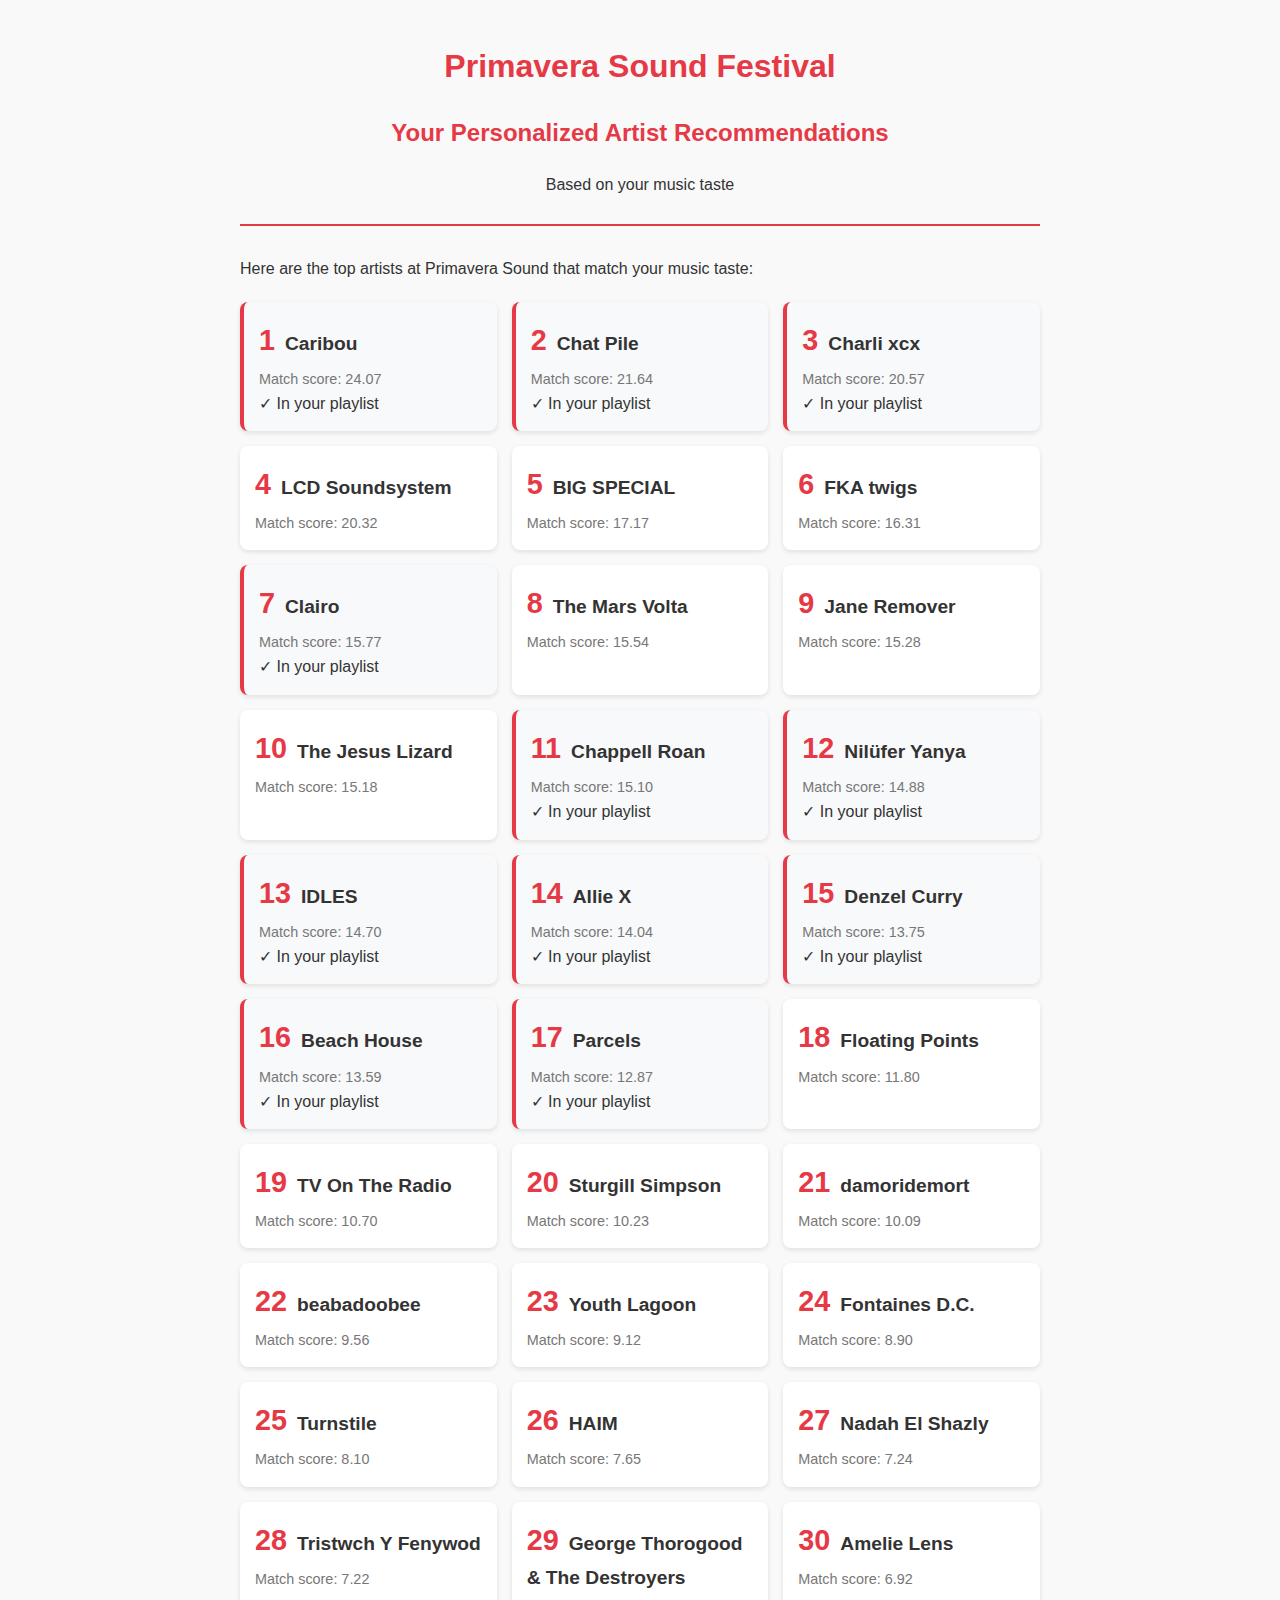
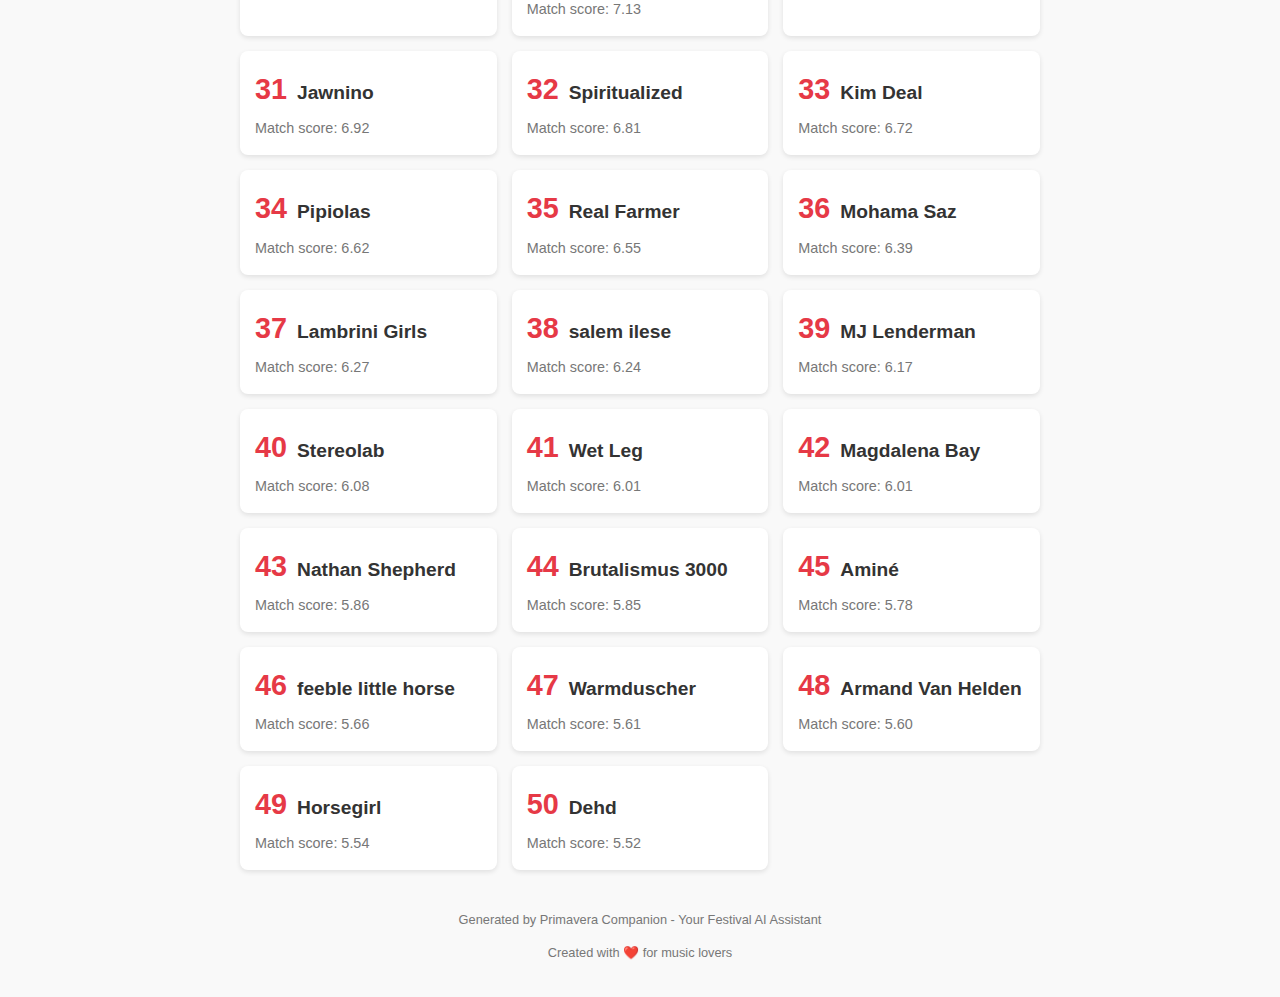
<file: results/recommendations.html>
<!DOCTYPE html>
    <html lang="en">
    <head>
        <meta charset="UTF-8">
        <meta name="viewport" content="width=device-width, initial-scale=1.0">
        <title>Primavera Sound Recommendations</title>
        <style>
            body {
                font-family: 'Segoe UI', Tahoma, Geneva, Verdana, sans-serif;
                line-height: 1.6;
                color: #333;
                max-width: 800px;
                margin: 0 auto;
                padding: 20px;
                background-color: #f9f9f9;
            }
            h1, h2 {
                color: #e63946;
            }
            .header {
                text-align: center;
                margin-bottom: 30px;
                border-bottom: 2px solid #e63946;
                padding-bottom: 10px;
            }
            .artist-container {
                display: grid;
                grid-template-columns: repeat(auto-fill, minmax(250px, 1fr));
                gap: 15px;
                margin-top: 20px;
            }
            .artist-card {
                background: white;
                border-radius: 8px;
                padding: 15px;
                box-shadow: 0 2px 5px rgba(0,0,0,0.1);
                transition: transform 0.3s ease;
            }
            .artist-card:hover {
                transform: translateY(-5px);
                box-shadow: 0 5px 15px rgba(0,0,0,0.1);
            }
            .rank {
                font-size: 1.5em;
                font-weight: bold;
                color: #e63946;
                margin-right: 10px;
            }
            .artist-name {
                font-weight: bold;
                font-size: 1.2em;
                margin-bottom: 5px;
            }
            .score {
                color: #777;
                font-size: 0.9em;
            }
            .in-playlist {
                background-color: #f8f9fa;
                border-left: 4px solid #e63946;
            }
            .footer {
                margin-top: 40px;
                text-align: center;
                font-size: 0.8em;
                color: #777;
            }
            @media (max-width: 600px) {
                .artist-container {
                    grid-template-columns: 1fr;
                }
            }
        </style>
    </head>
    <body>
        <div class="header">
            <h1>Primavera Sound Festival</h1>
            <h2>Your Personalized Artist Recommendations</h2>
            <p>Based on your music taste</p>
        </div>
        
        <p>Here are the top artists at Primavera Sound that match your music taste:</p>
        
        <div class="artist-container">
    
            <div class="artist-card in-playlist">
                <div class="artist-name"><span class="rank">1</span>Caribou</div>
                <div class="score">Match score: 24.07</div>
                <div class="in-your-playlist">✓ In your playlist</div>
            </div>
        
            <div class="artist-card in-playlist">
                <div class="artist-name"><span class="rank">2</span>Chat Pile</div>
                <div class="score">Match score: 21.64</div>
                <div class="in-your-playlist">✓ In your playlist</div>
            </div>
        
            <div class="artist-card in-playlist">
                <div class="artist-name"><span class="rank">3</span>Charli xcx</div>
                <div class="score">Match score: 20.57</div>
                <div class="in-your-playlist">✓ In your playlist</div>
            </div>
        
            <div class="artist-card">
                <div class="artist-name"><span class="rank">4</span>LCD Soundsystem</div>
                <div class="score">Match score: 20.32</div>
                
            </div>
        
            <div class="artist-card">
                <div class="artist-name"><span class="rank">5</span>BIG SPECIAL</div>
                <div class="score">Match score: 17.17</div>
                
            </div>
        
            <div class="artist-card">
                <div class="artist-name"><span class="rank">6</span>FKA twigs</div>
                <div class="score">Match score: 16.31</div>
                
            </div>
        
            <div class="artist-card in-playlist">
                <div class="artist-name"><span class="rank">7</span>Clairo</div>
                <div class="score">Match score: 15.77</div>
                <div class="in-your-playlist">✓ In your playlist</div>
            </div>
        
            <div class="artist-card">
                <div class="artist-name"><span class="rank">8</span>The Mars Volta</div>
                <div class="score">Match score: 15.54</div>
                
            </div>
        
            <div class="artist-card">
                <div class="artist-name"><span class="rank">9</span>Jane Remover</div>
                <div class="score">Match score: 15.28</div>
                
            </div>
        
            <div class="artist-card">
                <div class="artist-name"><span class="rank">10</span>The Jesus Lizard</div>
                <div class="score">Match score: 15.18</div>
                
            </div>
        
            <div class="artist-card in-playlist">
                <div class="artist-name"><span class="rank">11</span>Chappell Roan</div>
                <div class="score">Match score: 15.10</div>
                <div class="in-your-playlist">✓ In your playlist</div>
            </div>
        
            <div class="artist-card in-playlist">
                <div class="artist-name"><span class="rank">12</span>Nilüfer Yanya</div>
                <div class="score">Match score: 14.88</div>
                <div class="in-your-playlist">✓ In your playlist</div>
            </div>
        
            <div class="artist-card in-playlist">
                <div class="artist-name"><span class="rank">13</span>IDLES</div>
                <div class="score">Match score: 14.70</div>
                <div class="in-your-playlist">✓ In your playlist</div>
            </div>
        
            <div class="artist-card in-playlist">
                <div class="artist-name"><span class="rank">14</span>Allie X</div>
                <div class="score">Match score: 14.04</div>
                <div class="in-your-playlist">✓ In your playlist</div>
            </div>
        
            <div class="artist-card in-playlist">
                <div class="artist-name"><span class="rank">15</span>Denzel Curry</div>
                <div class="score">Match score: 13.75</div>
                <div class="in-your-playlist">✓ In your playlist</div>
            </div>
        
            <div class="artist-card in-playlist">
                <div class="artist-name"><span class="rank">16</span>Beach House</div>
                <div class="score">Match score: 13.59</div>
                <div class="in-your-playlist">✓ In your playlist</div>
            </div>
        
            <div class="artist-card in-playlist">
                <div class="artist-name"><span class="rank">17</span>Parcels</div>
                <div class="score">Match score: 12.87</div>
                <div class="in-your-playlist">✓ In your playlist</div>
            </div>
        
            <div class="artist-card">
                <div class="artist-name"><span class="rank">18</span>Floating Points</div>
                <div class="score">Match score: 11.80</div>
                
            </div>
        
            <div class="artist-card">
                <div class="artist-name"><span class="rank">19</span>TV On The Radio</div>
                <div class="score">Match score: 10.70</div>
                
            </div>
        
            <div class="artist-card">
                <div class="artist-name"><span class="rank">20</span>Sturgill Simpson</div>
                <div class="score">Match score: 10.23</div>
                
            </div>
        
            <div class="artist-card">
                <div class="artist-name"><span class="rank">21</span>damoridemort</div>
                <div class="score">Match score: 10.09</div>
                
            </div>
        
            <div class="artist-card">
                <div class="artist-name"><span class="rank">22</span>beabadoobee</div>
                <div class="score">Match score: 9.56</div>
                
            </div>
        
            <div class="artist-card">
                <div class="artist-name"><span class="rank">23</span>Youth Lagoon</div>
                <div class="score">Match score: 9.12</div>
                
            </div>
        
            <div class="artist-card">
                <div class="artist-name"><span class="rank">24</span>Fontaines D.C.</div>
                <div class="score">Match score: 8.90</div>
                
            </div>
        
            <div class="artist-card">
                <div class="artist-name"><span class="rank">25</span>Turnstile</div>
                <div class="score">Match score: 8.10</div>
                
            </div>
        
            <div class="artist-card">
                <div class="artist-name"><span class="rank">26</span>HAIM</div>
                <div class="score">Match score: 7.65</div>
                
            </div>
        
            <div class="artist-card">
                <div class="artist-name"><span class="rank">27</span>Nadah El Shazly</div>
                <div class="score">Match score: 7.24</div>
                
            </div>
        
            <div class="artist-card">
                <div class="artist-name"><span class="rank">28</span>Tristwch Y Fenywod</div>
                <div class="score">Match score: 7.22</div>
                
            </div>
        
            <div class="artist-card">
                <div class="artist-name"><span class="rank">29</span>George Thorogood & The Destroyers</div>
                <div class="score">Match score: 7.13</div>
                
            </div>
        
            <div class="artist-card">
                <div class="artist-name"><span class="rank">30</span>Amelie Lens</div>
                <div class="score">Match score: 6.92</div>
                
            </div>
        
            <div class="artist-card">
                <div class="artist-name"><span class="rank">31</span>Jawnino</div>
                <div class="score">Match score: 6.92</div>
                
            </div>
        
            <div class="artist-card">
                <div class="artist-name"><span class="rank">32</span>Spiritualized</div>
                <div class="score">Match score: 6.81</div>
                
            </div>
        
            <div class="artist-card">
                <div class="artist-name"><span class="rank">33</span>Kim Deal</div>
                <div class="score">Match score: 6.72</div>
                
            </div>
        
            <div class="artist-card">
                <div class="artist-name"><span class="rank">34</span>Pipiolas</div>
                <div class="score">Match score: 6.62</div>
                
            </div>
        
            <div class="artist-card">
                <div class="artist-name"><span class="rank">35</span>Real Farmer</div>
                <div class="score">Match score: 6.55</div>
                
            </div>
        
            <div class="artist-card">
                <div class="artist-name"><span class="rank">36</span>Mohama Saz</div>
                <div class="score">Match score: 6.39</div>
                
            </div>
        
            <div class="artist-card">
                <div class="artist-name"><span class="rank">37</span>Lambrini Girls</div>
                <div class="score">Match score: 6.27</div>
                
            </div>
        
            <div class="artist-card">
                <div class="artist-name"><span class="rank">38</span>salem ilese</div>
                <div class="score">Match score: 6.24</div>
                
            </div>
        
            <div class="artist-card">
                <div class="artist-name"><span class="rank">39</span>MJ Lenderman</div>
                <div class="score">Match score: 6.17</div>
                
            </div>
        
            <div class="artist-card">
                <div class="artist-name"><span class="rank">40</span>Stereolab</div>
                <div class="score">Match score: 6.08</div>
                
            </div>
        
            <div class="artist-card">
                <div class="artist-name"><span class="rank">41</span>Wet Leg</div>
                <div class="score">Match score: 6.01</div>
                
            </div>
        
            <div class="artist-card">
                <div class="artist-name"><span class="rank">42</span>Magdalena Bay</div>
                <div class="score">Match score: 6.01</div>
                
            </div>
        
            <div class="artist-card">
                <div class="artist-name"><span class="rank">43</span>Nathan Shepherd</div>
                <div class="score">Match score: 5.86</div>
                
            </div>
        
            <div class="artist-card">
                <div class="artist-name"><span class="rank">44</span>Brutalismus 3000</div>
                <div class="score">Match score: 5.85</div>
                
            </div>
        
            <div class="artist-card">
                <div class="artist-name"><span class="rank">45</span>Aminé</div>
                <div class="score">Match score: 5.78</div>
                
            </div>
        
            <div class="artist-card">
                <div class="artist-name"><span class="rank">46</span>feeble little horse</div>
                <div class="score">Match score: 5.66</div>
                
            </div>
        
            <div class="artist-card">
                <div class="artist-name"><span class="rank">47</span>Warmduscher</div>
                <div class="score">Match score: 5.61</div>
                
            </div>
        
            <div class="artist-card">
                <div class="artist-name"><span class="rank">48</span>Armand Van Helden</div>
                <div class="score">Match score: 5.60</div>
                
            </div>
        
            <div class="artist-card">
                <div class="artist-name"><span class="rank">49</span>Horsegirl</div>
                <div class="score">Match score: 5.54</div>
                
            </div>
        
            <div class="artist-card">
                <div class="artist-name"><span class="rank">50</span>Dehd</div>
                <div class="score">Match score: 5.52</div>
                
            </div>
        
        </div>
        
        <div class="footer">
            <p>Generated by Primavera Companion - Your Festival AI Assistant</p>
            <p>Created with ❤️ for music lovers</p>
        </div>
    </body>
    </html>
</file>
